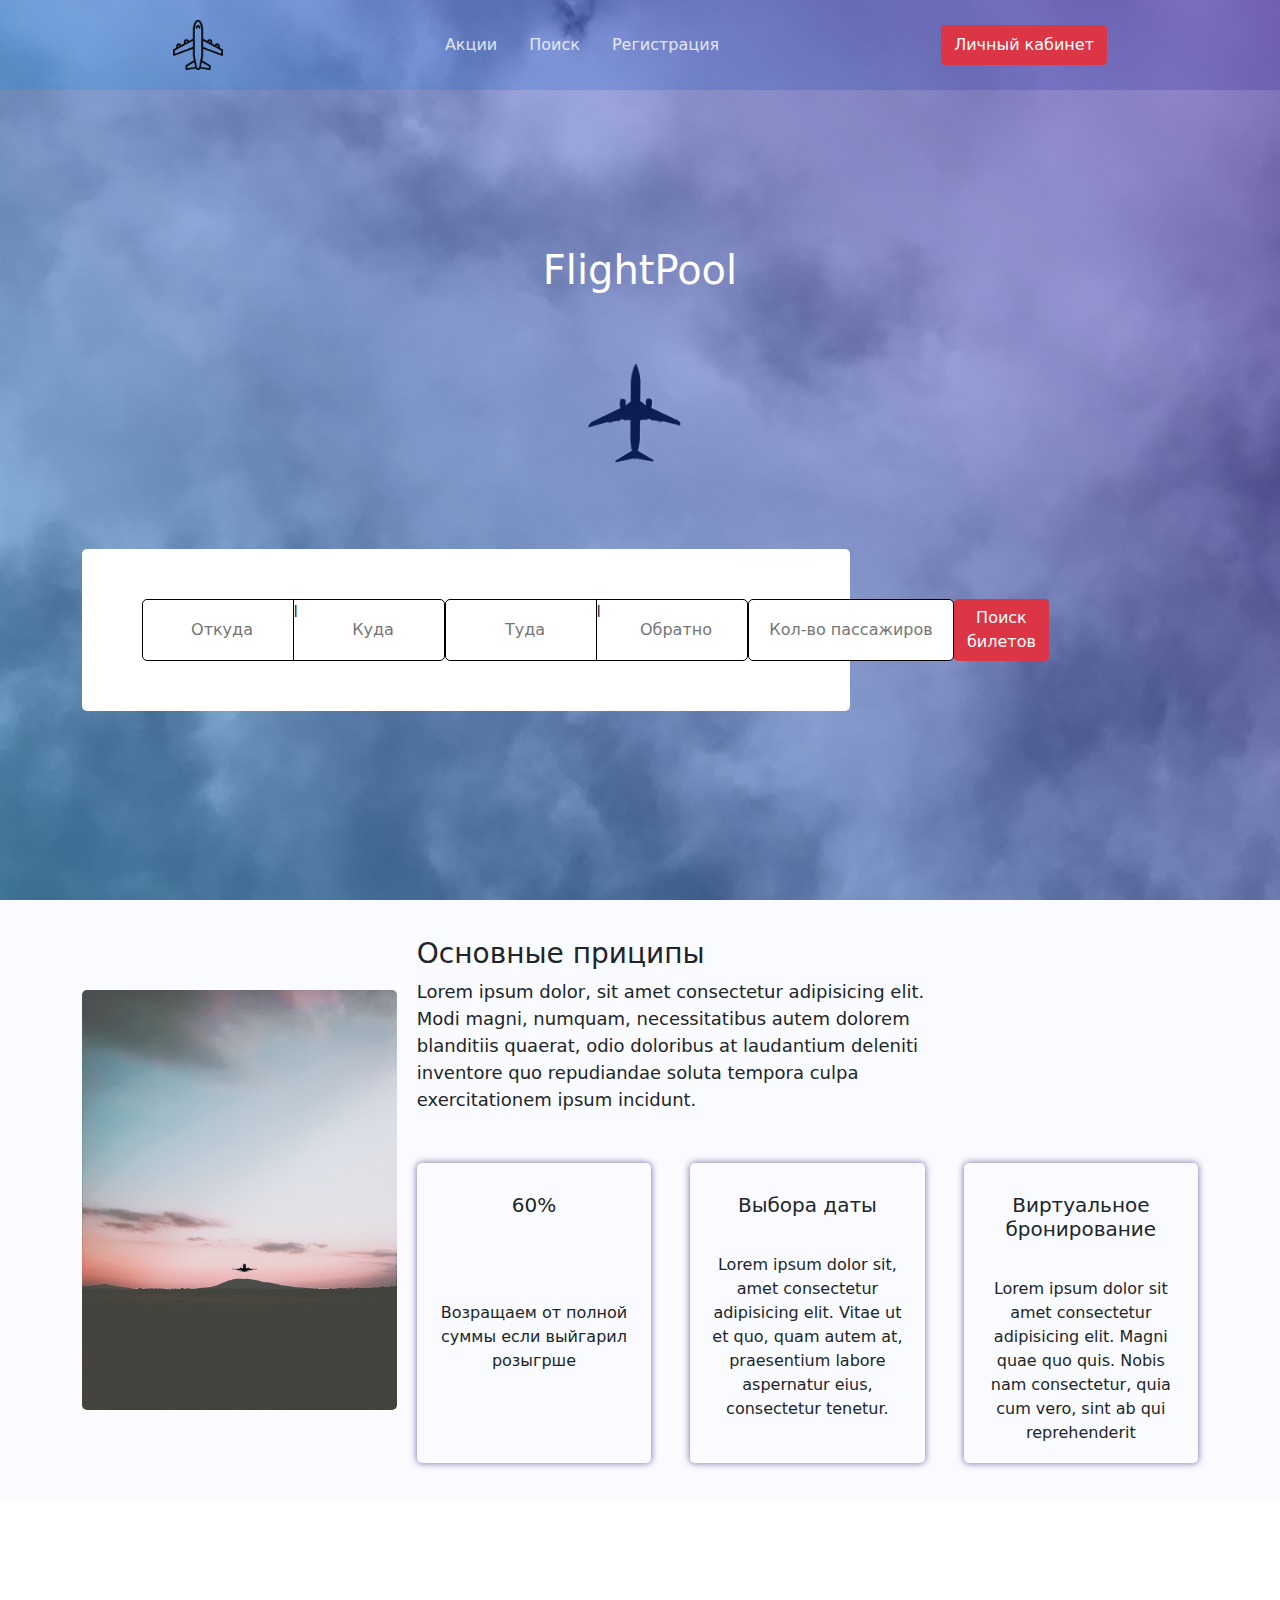
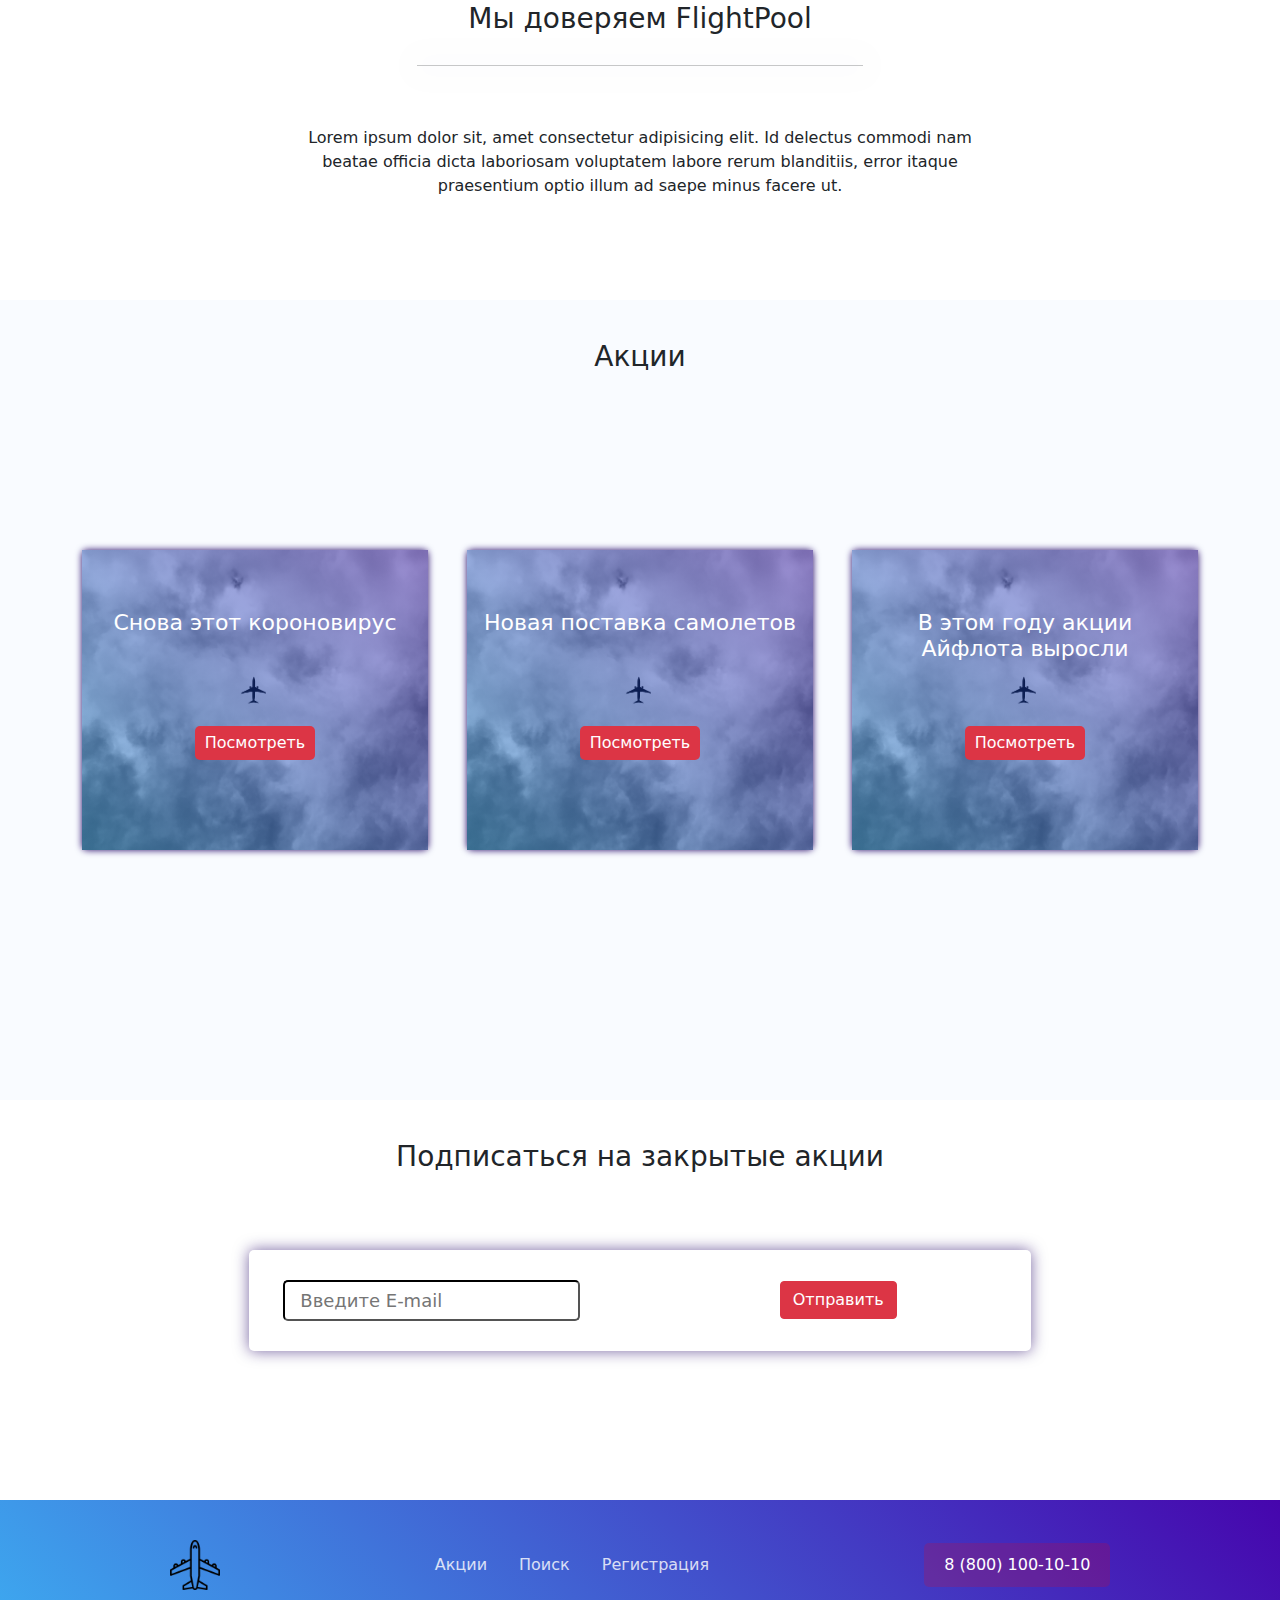
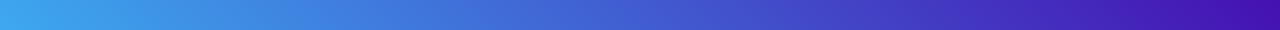
<file: index.html>
<!DOCTYPE html>
<html lang="en">

<head>
    <meta charset="UTF-8">
    <meta name="viewport" content="width=device-width, initial-scale=1.0">
    <link rel="stylesheet" href="./assets/css/bootstrap.min.css">
    <link rel="stylesheet" href="./assets/css/style.css">
    <title>FlightPool</title>
</head>

<body>
    <header class="header">
        
            <nav class="header-nav ">
                <div class="container nav-inner">
                <div class="logo__block">
                    <img src="./assets/img/logo.png" alt="" class="logo">
                </div>
                <ul class="nav justify-content-end">
                    <li class="nav-item"><a href="#" class="nav-link test-0-nav-1">Акции</a></li>
                    <li class="nav-item"><a href="#" class="nav-link test-0-nav-2">Поиск</a></li>
                    <li class="nav-item"><a href="#" class="nav-link test-0-nav-3">Регистрация </a></li>
                </ul>
                <button class="btn button__header btn-danger test-0-nav-4">Личный кабинет</button>    
                </div>
            </nav>
        <div class="container">
            <h1 class="FlightPool">FlightPool</h1>
            <div class="bord">
                <div class="bord-item">
                    <input type="text" class="test-0-fd bord__input" placeholder="Откуда" >
                    <div class="bord-item__input input_line">|</div>
                    <input type="text" class="test-0-fd bord__input" placeholder="Куда">
                </div>
                <div class="bord-item">
                    <input type="text" class="test-0-fd bord__input" placeholder="Туда" onfocus="(this.type='date')" onblur="(this.type='text')">
                    <div class="bord-item__input input_line">|</div>
                    <input type="text" class="test-0-fd bord__input" placeholder="Обратно" onfocus="(this.type='date')" onblur="(this.type='text')">
                </div>
                <input type='text'  placeholder="Кол-во пассажиров" class="bord-item " onfocus="(this.type='number')" onblur="(this.type='text')">
                <button class="btn  btn-danger test-0-fbs">Поиск билетов</button>
            </div>
        </div>
    </header>
    <div class="principles-background">
        <div class="principles container">
            <img src="./assets/img/shalom-mwenesi-107PMV1f1R0-unsplash.jpg" alt="" class="principles__img principles-item">
            <div class="principles-item">
                <h3 class="principles__title">Основные приципы</h3>
                <p class="principles__text">Lorem ipsum dolor, sit amet consectetur adipisicing elit. Modi magni, numquam, necessitatibus autem dolorem blanditiis quaerat, odio doloribus at laudantium deleniti inventore quo repudiandae soluta tempora culpa exercitationem ipsum incidunt.</p>
                <div class="principles-cards">
                    <div class="principles-card">
                        <h5 class="principles_title">60%</h5>
                        <div class="principles-content">
                            <p class="principles-card__text">Возращаем от полной суммы если выйгарил розыгрше</p>
                        </div>
                        
                    </div>
                    <div class="principles-card">
                        <h5 class="principles_title">Выбора даты</h5>
                        <div class="principles-content">
                            <p class="principles-card__text">Lorem ipsum dolor sit, amet consectetur adipisicing elit. Vitae ut et quo, quam autem at, praesentium labore aspernatur eius, consectetur tenetur. </p>
                        </div>
                        
                    </div>
                    <div class="principles-card">
                        <h5 class="principles_title">Виртуальное бронирование</h5>
                        <div class="principles-content">
                            <p class="principles-card__text">Lorem ipsum dolor sit amet consectetur adipisicing elit. Magni quae quo quis. Nobis nam consectetur, quia cum vero, sint ab qui reprehenderit </p>
                        </div>
                        
                    </div>
                </div>
            </div>
        </div>
    </div>
  
    <div class="about">
        <div class="container">
            <h3 class="about__title">Мы доверяем FlightPool</h3>
            <hr class="about__hr">
            <p class="about__text">Lorem ipsum dolor sit, amet consectetur adipisicing elit. Id delectus commodi nam beatae officia dicta laboriosam voluptatem labore rerum blanditiis, error itaque praesentium optio illum ad saepe minus facere ut.</p>
        </div>
    </div>

<div class="stock-back">
    <div class="stock container">
        <h3 class="stock-main__title">Акции</h3>
        <div class="stock-cards">
            <div class="stock-card">
                <div class="stock-backg test-0-ai">
                    <div class="h3 stock__title">Снова этот короновирус</div>
                    <div class="bnt btn-danger btn__stock">Посмотреть</div>
                </div>
                <div class="stock__text">Lorem ipsum dolor sit amet, consectetur adipisicing elit. Tempora, laudantium officiis ipsa magni odit beatae omnis pariatur repellendus maiores dolore </div>
            </div>
            <div class="stock-card">
                <div class="stock-backg test-0-ai">
                    <div class="h3 stock__title">Новая поставка самолетов</div>
                    <div class="bnt btn-danger btn__stock">Посмотреть</div>
                </div>
                <div class="stock__text">Lorem ipsum dolor sit amet, consectetur adipisicing elit. Tempora, laudantium officiis ipsa magni odit beatae omnis pariatur repellendus maiores dolore </div>
            </div>
            <div class="stock-card">
                <div class="stock-backg test-0-ai">
                    <div class="h3 stock__title">В этом году акции Айфлота выросли</div>
                    <div class="bnt btn-danger btn__stock">Посмотреть</div>
                </div>
                <div class="stock__text">Lorem ipsum dolor sit amet, consectetur adipisicing elit. Tempora, laudantium officiis ipsa magni odit beatae omnis pariatur repellendus maiores dolore </div>
            </div>
        </div>
    </div>
</div>
    
    <div class="email">
        <div class="container">
            <h3 class="email__title">Подписаться на закрытые акции</h3>
            <div class="email-contetn">
                <input type="text" class="email__input test-0-sie" placeholder='Введите E-mail'>
                <button class="btn btn-danger test-0-sbs">Отправить</button>
            </div>
        </div>
    </div>


    <footer class="footer">
        <div class="container nav-inner">
        <div class="logo__block">
            <img src="./assets/img/logo.png" alt="" class="logo">
        </div>
        <ul class="nav justify-content-end">
            <li class="nav-item"><a href="#" class="nav-link test-0-nav-1">Акции</a></li>
            <li class="nav-item"><a href="#" class="nav-link test-0-nav-2">Поиск</a></li>
            <li class="nav-item"><a href="#" class="nav-link test-0-nav-3">Регистрация </a></li>
        </ul>
        <a type='tel' class="footer__tel test-0-phone">8 (800) 100-10-10</a>
        </div>
    </footer>


</body>

</html>
</file>
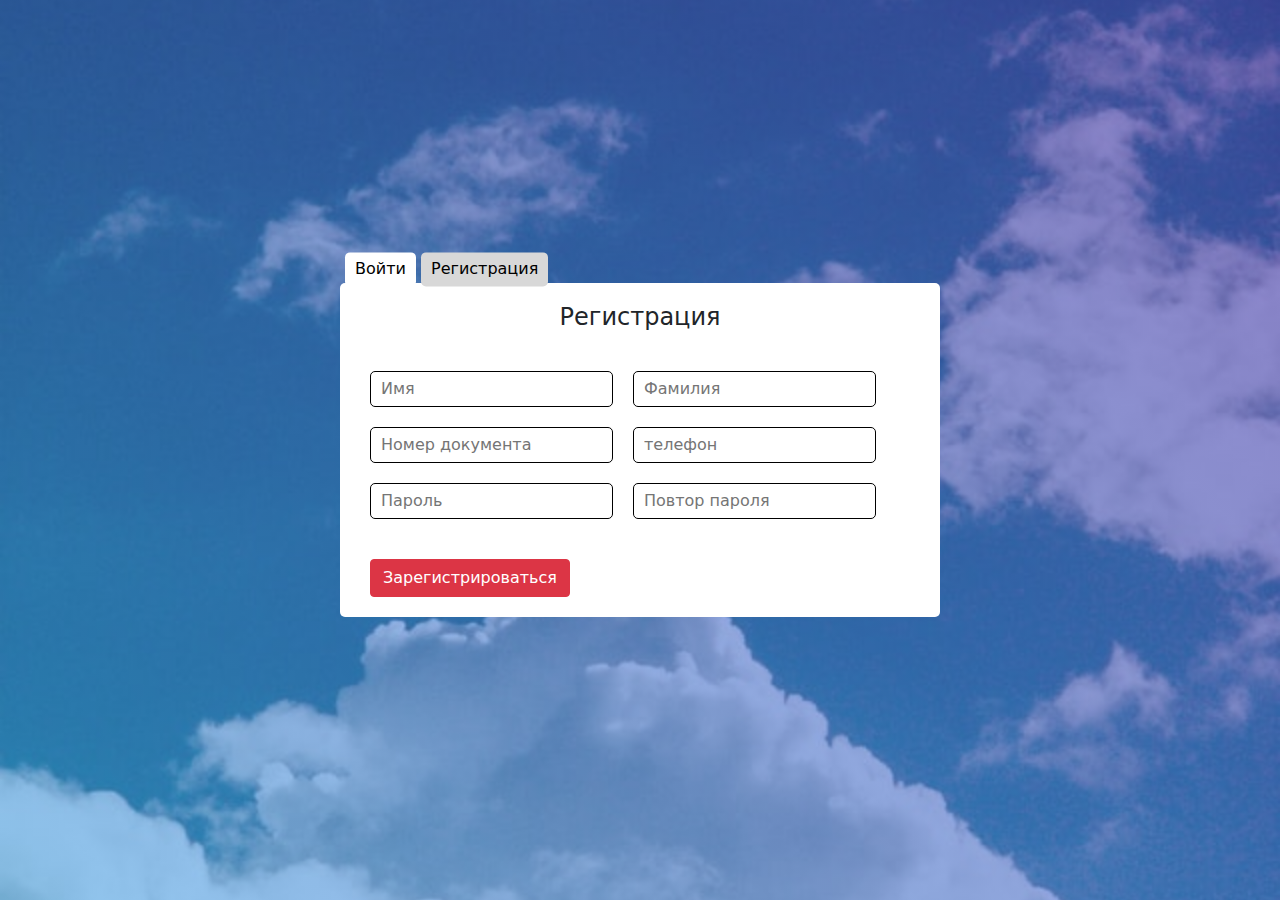
<file: register.html>
<!DOCTYPE html>
<html lang="en">
<head>
    <meta charset="UTF-8">
    <meta http-equiv="X-UA-Compatible" content="IE=edge">
    <meta name="viewport" content="width=device-width, initial-scale=1.0">
    <link rel="stylesheet" href="./assets/css/bootstrap.min.css">
    <link rel="stylesheet" href="./assets/css/style.css">
    <title>FlightPool</title>
</head>
<body>
    <div class="login sign-out">
        <div class="login-content">
            <div class="login-buttons">
                <button class="login__button sign-in__button">
                    <a href="login.html" class="next_button"> Войти</a> 
                </button>
                <button class="login__button active">
                    Регистрация
                </button>
            </div>
            <h4 class="login__title">Регистрация</h4>
            <div class="login-inputs sign-out-input">
                <input type="text" class="login__input " placeholder="Имя" onfocus="(this.type='number')" onblur="(this.type='text')">
                <input type="password" class="login__input" placeholder="Фамилия" >
                <input type="text" class="login__input " placeholder="Номер документа" onfocus="(this.type='number')" onblur="(this.type='text')">
                <input type="password" class="login__input" placeholder="телефон" >
                <input type="password" class="login__input" placeholder="Пароль" >
                <input type="password" class="login__input" placeholder="Повтор пароля" >
            </div>
            <button class="btn btn-danger">Зарегистрироваться</button>
        </div>
    </div>
</body>
</html>
</file>
<file: assets/css/style.css>
body{
    padding: 0;
    margin: 0;
}

.nav-inner{
    display: flex;
    justify-content: space-around;
    padding: 20px 0;
    align-items: center;
   
}

.header{
    background: linear-gradient(45deg, rgba(4, 143, 235, 0.377) 0%, rgba(39, 8, 150, 0.486) 100%), url('../img/небо.jpg') center center/cover no-repeat;
    height: 100vh;
    position: relative;
}
.nav-link{
    opacity: .8;
    color: #fff;
}

.nav-link:hover{
    opacity: 1;
    color: #fff;
}

.header-nav{
    background: linear-gradient(45deg, rgba(4, 143, 235, 0.219) 0%, rgba(39, 8, 150, 0.205)100%) !important;
    background-size: cover;
}

.FlightPool{
    text-align: center;
    color: #fff;
    display: inline-block;
    position: absolute;
    top: 30%;
    transform: translateY(-50%);
    left: 0; 
    right: 0;
}



.logo{
    width: 50px;
    height: auto;
}

.button__header{
    height: 40px;
}

.bord{
    margin: 0 auto;
    border-radius: 5px;
    width: 60%;
    display: flex;
    justify-content: space-between;
    padding: 50px 60px;
    position: absolute;
    background-color: #fff;
    top: 70%;
    transform: translateY(-50%);
}


.bord-item{
    display: flex;
    border: 1px solid #000;
    border-radius: 5px;
    align-items: center;
    text-align: center;
}

/* . */

.bord__input{
    max-height: 40px;
    max-width: 150px;
    border: none;
    outline: none;
    padding-left: 10px;
}

.input_line{
    height: 100%;
    background-color: #000;
    width: 1px;
}

input::placeholder{
    text-align: center;
}


.stock-back{
    background-color: rgb(249, 251, 255);
}

.stock{
    height: 800px;
    display: flex;
    align-items: center;
    flex-direction: column;
    position: relative;
    justify-content: center;
}


.about__hr{
    width: 40%;
    margin: 0 auto;
    margin-bottom: 60px;
}

.about{
    height: 400px;
    display: flex;
    align-items: center;
}



.about__title{
    text-align: center;
    margin-bottom: 30px;
}

.about__text{
    text-align: center;
    width: 60%;
    margin: 0 auto;
}

.stock-main__title{
    position: absolute;
    top: 5%;
    
}

.stock-cards{
    width: 100%;
    display: flex;
    justify-content: space-between;
}

.stock-backg{
    background: linear-gradient(45deg, rgba(4, 143, 235, 0.377) 0%, rgba(39, 8, 150, 0.486) 100%), url('../img/небо.jpg') center center/cover no-repeat;;
    height: 100%;
    position: relative;
    margin-bottom: 20px;
    transition: all .5s;
    padding: 0 20px;
    display: flex;
    flex-direction: column;
    align-items: center;
}

.stock__title{
    color: #fff;
    text-align: center;
    position: absolute;
    transition: all 1s;
    padding: 0 15px;
    top: 20%;
    font-size: 22px;
}

.btn__stock{
    /* opacity: 0; */
    padding: 5px 10px;
    border-radius: 5px;
    position: absolute;
    bottom: 30%;
    
    transition: all 1s;
    
}

.stock__text{
    overflow: hidden;
    height: 0px;
    transition: all .5s;
    padding-top: 10px;
    padding-left: 10px;
}

.stock-card{
    width: 31%;
    height: 300px;
    transition: all 1s;
    border-radius: 5px;
    cursor: pointer;
    box-shadow: 0 0 7px rgb(34, 5, 102);
}

.btn{
    cursor: pointer !important;
}
.stock-card:hover .stock__text{
    height: 100px;
}

.stock-card:hover .btn__stock{
    opacity: 1;
    bottom: -15px;
}

.stock-card:hover .stock-backg{
    height: 50%;
}

.stock-card:hover .stock__title{
    font-size: 18px;
}

.principles-background{
    background-color: rgb(249, 251, 255);
}

.principles{
    display: flex;
    height: 600px;
    justify-content: space-between;
    align-items: center;
}
.principles-item{
    width: 70%;
}

.principles__img{
    width: auto;
    border-radius: 5px;
    height: 70%;
}

.principles__text{
    margin-bottom: 50px;
    width: 70%;
    font-size: 18px;
}

.principles-cards{
    display: flex;
    justify-content: space-between;
}

.principles-card{
    width: 30%;
    position: relative;
    border-radius: 5px;
    padding: 30px 20px;
    box-shadow: 0 0 7px rgba(34, 5, 102, 0.616);
    transition: all .5s;
}

.principles-card:hover{
    box-shadow: 0 0 15px rgba(34, 5, 102, 0.616);
    cursor: pointer;
}

.principles-content{
    height: 100%;
    display: flex;
    align-items: center;
}

.principles_title {
    text-align: center;
    font-size: 20px;
    padding: 0 5px;
}
.principles-card__text{
    text-align: center;
    
}

hr{
    box-shadow: 0 0 25px rgba(34, 5, 102, 0.616);
}

.email{
    height: 400px;
    display: flex;
    justify-content: center;
    position: relative;
    align-items: center;
}

.email__title{
    text-align: center;
    position: absolute;
    top: 10%;
    display: inline-block;
    left: 0;
    right: 0;
}

.email-contetn{
    width: 70%;
    box-shadow: 0 0 15px rgba(34, 5, 102, 0.616);
    background-color: #fff;
    padding: 30px 20px;
    border-radius: 5px;
    display: flex; 
    align-items: center; 
    justify-content: center;
    margin: 0 auto;
}

.email__input{
    font-size: 18px;
    margin-right: 100px;
    padding: 5px 10px;
    border-radius: 5px;
    border-color:#000;
    transform: translateX(-100px);
    width: 40%;
}

.email__input::placeholder{
    text-align: start;
    padding-left: 5px;
}

input:hover{
    outline: none;
}

.footer__tel{
    color: #fff;
    padding: 10px 20px;
    border-radius: 5px;
    text-decoration: none;
    background-color: rgba(255, 0, 0, 0.164);
    cursor: pointer;
    transition: all .5s;
}

.footer__tel:hover{
    color: #fff;
    background-color: #dc3545;
}

footer{
    padding: 20px 0;
    background: linear-gradient(45deg, rgba(4, 143, 235, 0.774) 0%, rgb(70, 5, 173) 100%);
}


.search-bacground{
    background: linear-gradient(45deg, rgba(4, 143, 235, 0.377) 0%, rgba(39, 8, 150, 0.486) 100%), url('../img/shalom-mwenesi-107PMV1f1R0-unsplash.jpg') center center/cover no-repeat;
    height: 100vh;
    position: relative;
}

.search-content{
    background-color: rgb(232, 236, 247);
    height: 50%;
    position: absolute;
    left: 0;
    top: 15%;
    right: 0;
    border-radius: 5px;
    padding: 20px 20px;
}

.login{
    overflow: hidden;
    background: linear-gradient(45deg, rgba(4, 143, 235, 0.377) 0%, rgba(39, 8, 150, 0.486) 100%), url('../img/sky3.jpg') center center/cover no-repeat;
    width: 100vw;
    display: flex;
    align-items: center;
    justify-content: center;
    height: 100vh
}

.login-content{
    height: max-content;
    background-color: rgb(255, 255, 255);
    padding: 20px 30px;
    border-radius: 5px;
    width: 400px;
    position: relative;
    z-index: 100 !important;
}
.login__title{
    text-align: center;
    margin-bottom: 40px;
}


.login-inputs{
    display: flex;
    flex-wrap: wrap;
    margin-bottom: 20px;
}

.login__input{
    padding: 5px 10px;
    width: 80%;
    border-radius: 5px;
    outline: none;
    border: 1px solid;
}

.login__input:first-child{
    margin-bottom: 20px;
}

.login__input::placeholder{
    text-align: start;
}

.search__hr{
    width: 100%;
}



.sign-out .login-content{
    width: 600px;
}

.sign-out-input .login__input{
    margin-bottom: 20px;
    width: 45%;
}

.sign-out-input .login__input:nth-child(2n+1){
   margin-right: 20px;
}

.login-buttons{
    position: absolute;
    top: 0;
    left: 5px;
    transform: translateY(-90%);
    
}


.login__button {
    border: none;
    border-radius: 5px;
    padding: 5px 10px;
    background-color: #fff;
    z-index: 1 !important;
}

.login__button.active{
    background-color: rgb(216, 216, 216);
}

.login__button:hover{
    background-color: rgb(216, 216, 216);
}

.next_button{
    color: black;
    text-decoration: none;
}

.next_button:hover{
    color: #000;
}
</file>
